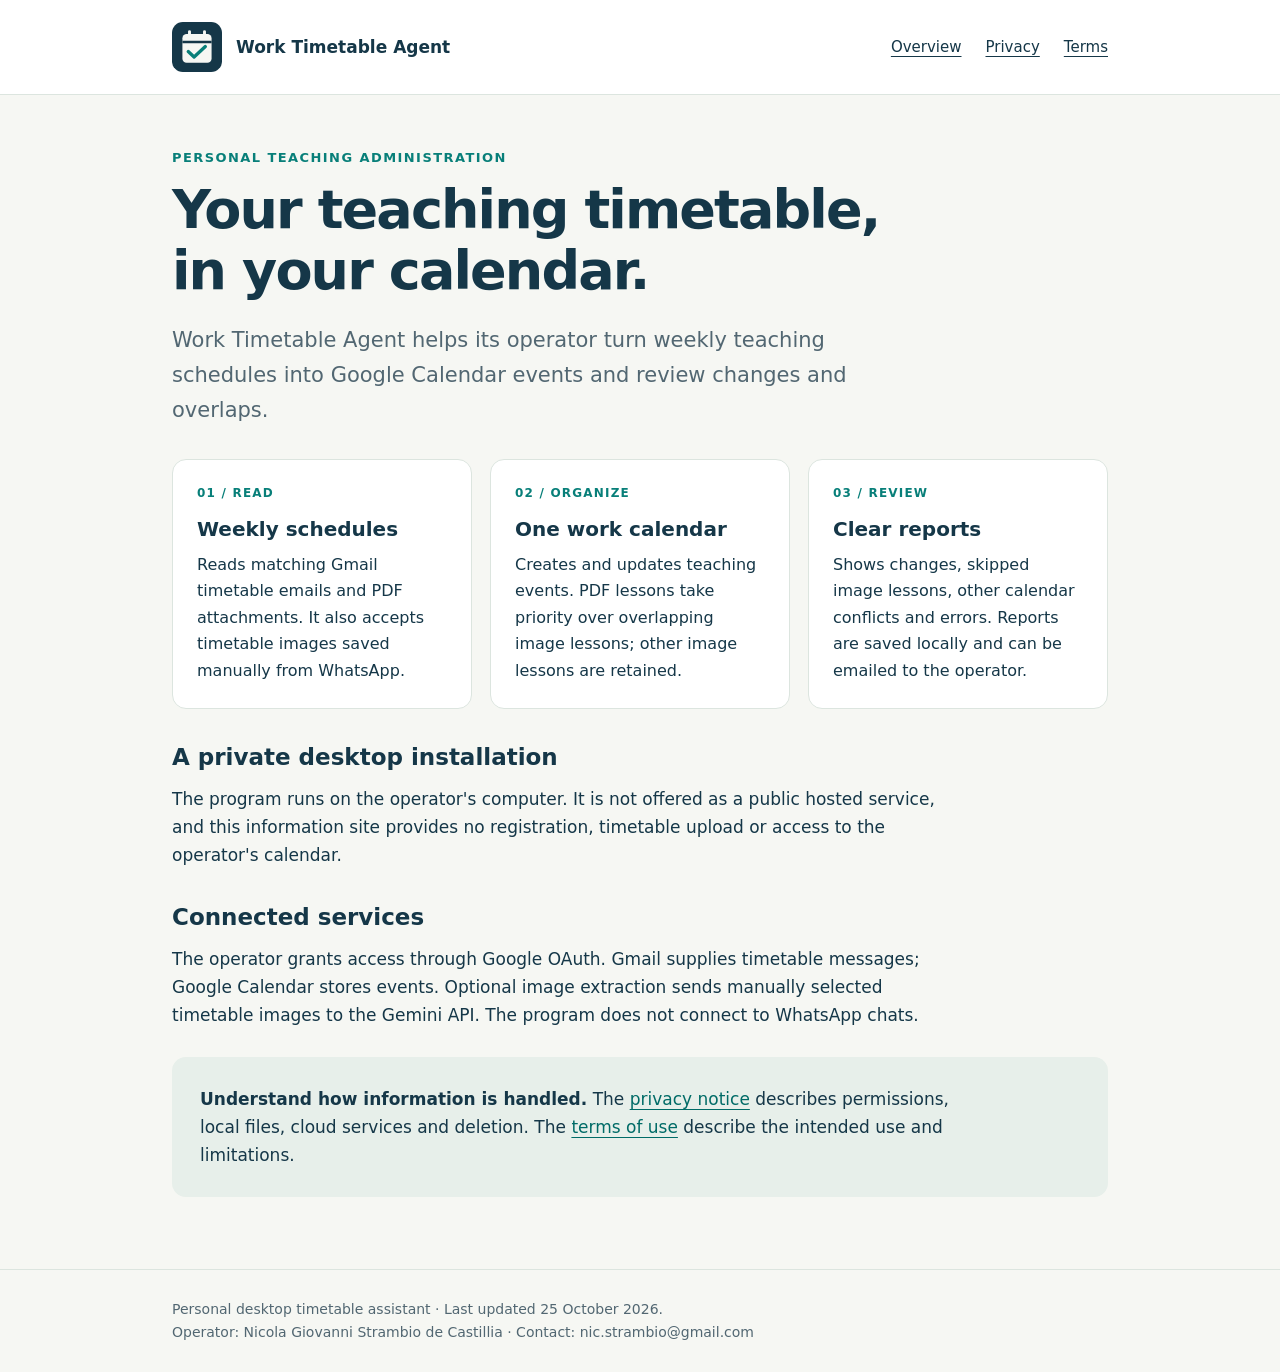
<file: index.html>
<!doctype html>
<html lang="en"><head><meta charset="utf-8"><meta name="viewport" content="width=device-width,initial-scale=1">
<title>Overview | Work Timetable Agent</title><link rel="icon" href="logo.svg" type="image/svg+xml"><link rel="stylesheet" href="styles.css"></head>
<body><header><div class="wrap"><a class="brand" href="index.html"><img src="logo.svg" alt="">Work Timetable Agent</a>
<nav aria-label="Main navigation"><a href="index.html">Overview</a><a href="privacy.html">Privacy</a><a href="terms.html">Terms</a></nav></div></header>
<main><div class="wrap"><div class="eyebrow">Personal teaching administration</div>
<h1>Your teaching timetable,<br>in your calendar.</h1>
<p class="lead">Work Timetable Agent helps its operator turn weekly teaching schedules into Google Calendar events and review changes and overlaps.</p>
<div class="cards"><article class="card"><div class="number">01 / READ</div><h2>Weekly schedules</h2><p>Reads matching Gmail timetable emails and PDF attachments. It also accepts timetable images saved manually from WhatsApp.</p></article>
<article class="card"><div class="number">02 / ORGANIZE</div><h2>One work calendar</h2><p>Creates and updates teaching events. PDF lessons take priority over overlapping image lessons; other image lessons are retained.</p></article>
<article class="card"><div class="number">03 / REVIEW</div><h2>Clear reports</h2><p>Shows changes, skipped image lessons, other calendar conflicts and errors. Reports are saved locally and can be emailed to the operator.</p></article></div>
<h2>A private desktop installation</h2><p>The program runs on the operator's computer. It is not offered as a public hosted service, and this information site provides no registration, timetable upload or access to the operator's calendar.</p>
<h2>Connected services</h2><p>The operator grants access through Google OAuth. Gmail supplies timetable messages; Google Calendar stores events. Optional image extraction sends manually selected timetable images to the Gemini API. The program does not connect to WhatsApp chats.</p>
<div class="detail"><p><strong>Understand how information is handled.</strong> The <a href="privacy.html">privacy notice</a> describes permissions, local files, cloud services and deletion. The <a href="terms.html">terms of use</a> describe the intended use and limitations.</p></div></div></main>
<footer><div class="wrap">Personal desktop timetable assistant · Last updated 25 October 2026.<br>
Operator: Nicola Giovanni Strambio de Castillia · Contact: nic.strambio@gmail.com</div></footer></body></html>
</file>
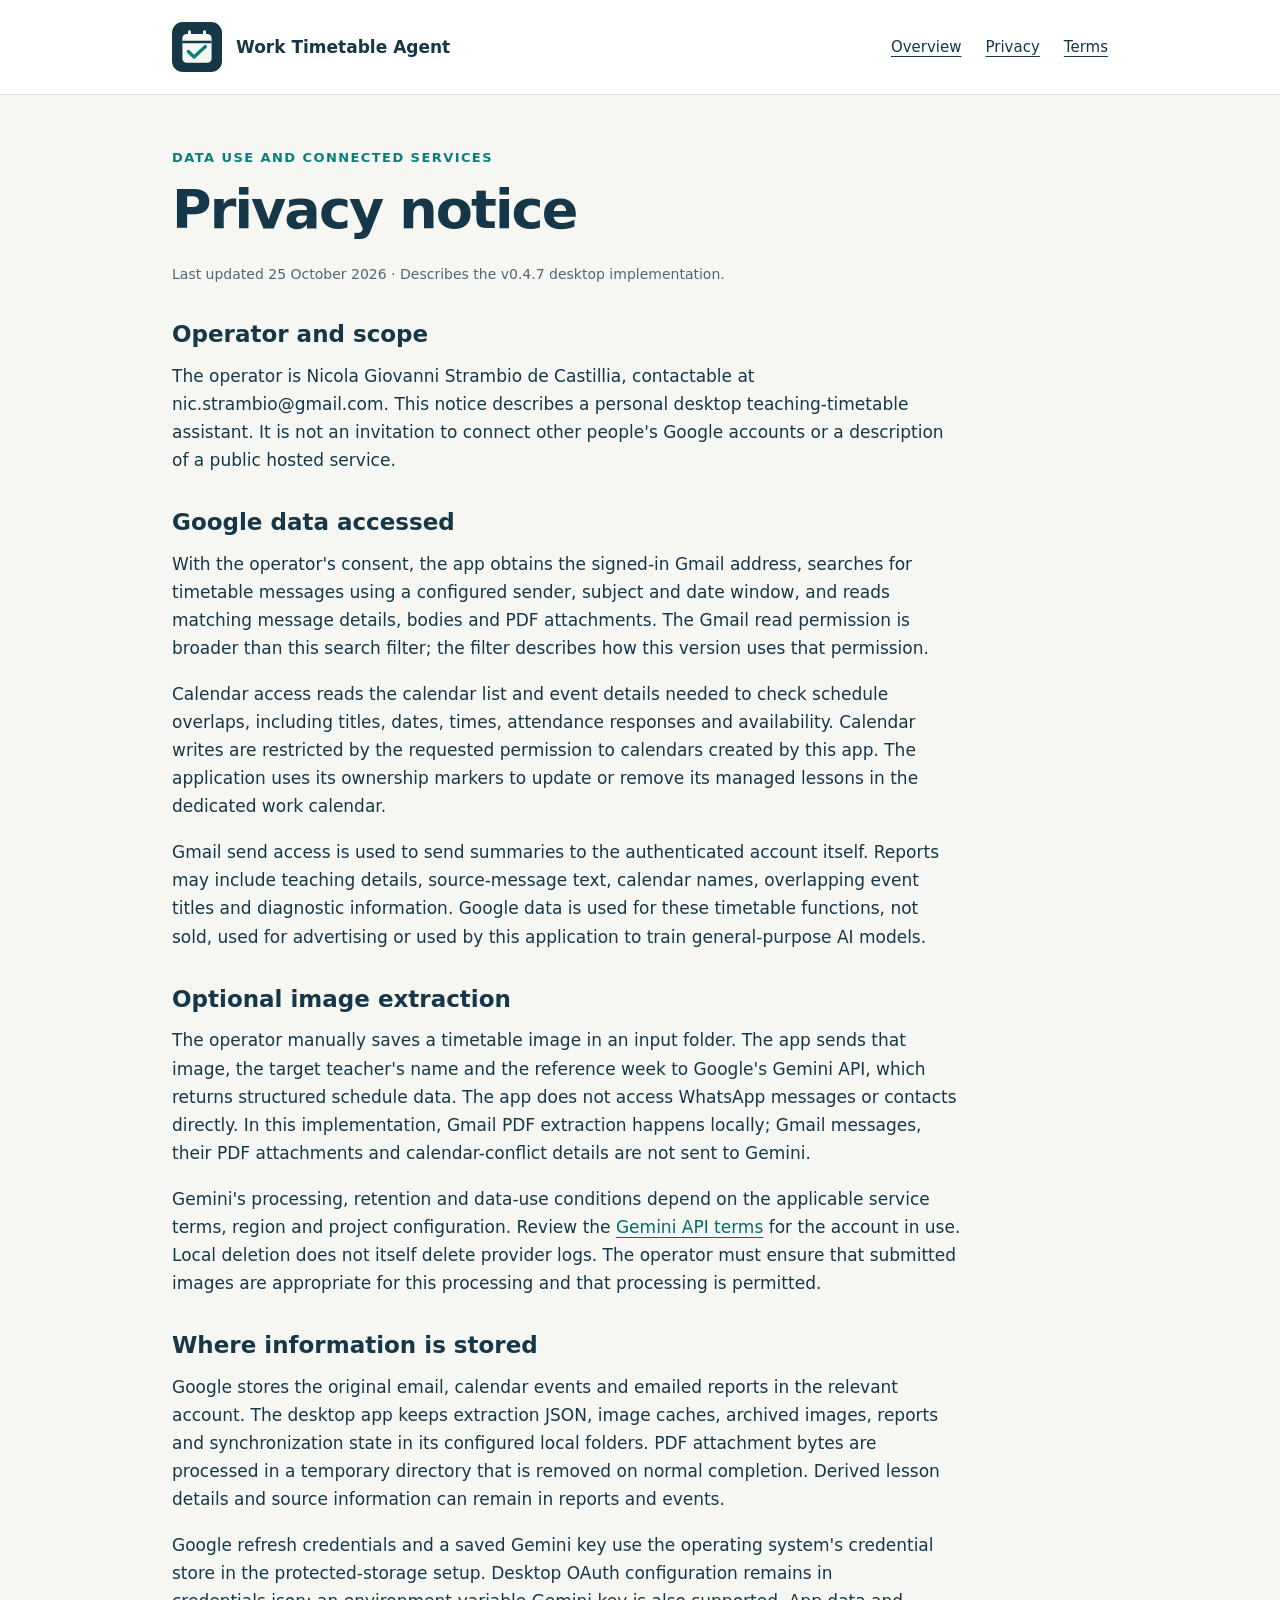
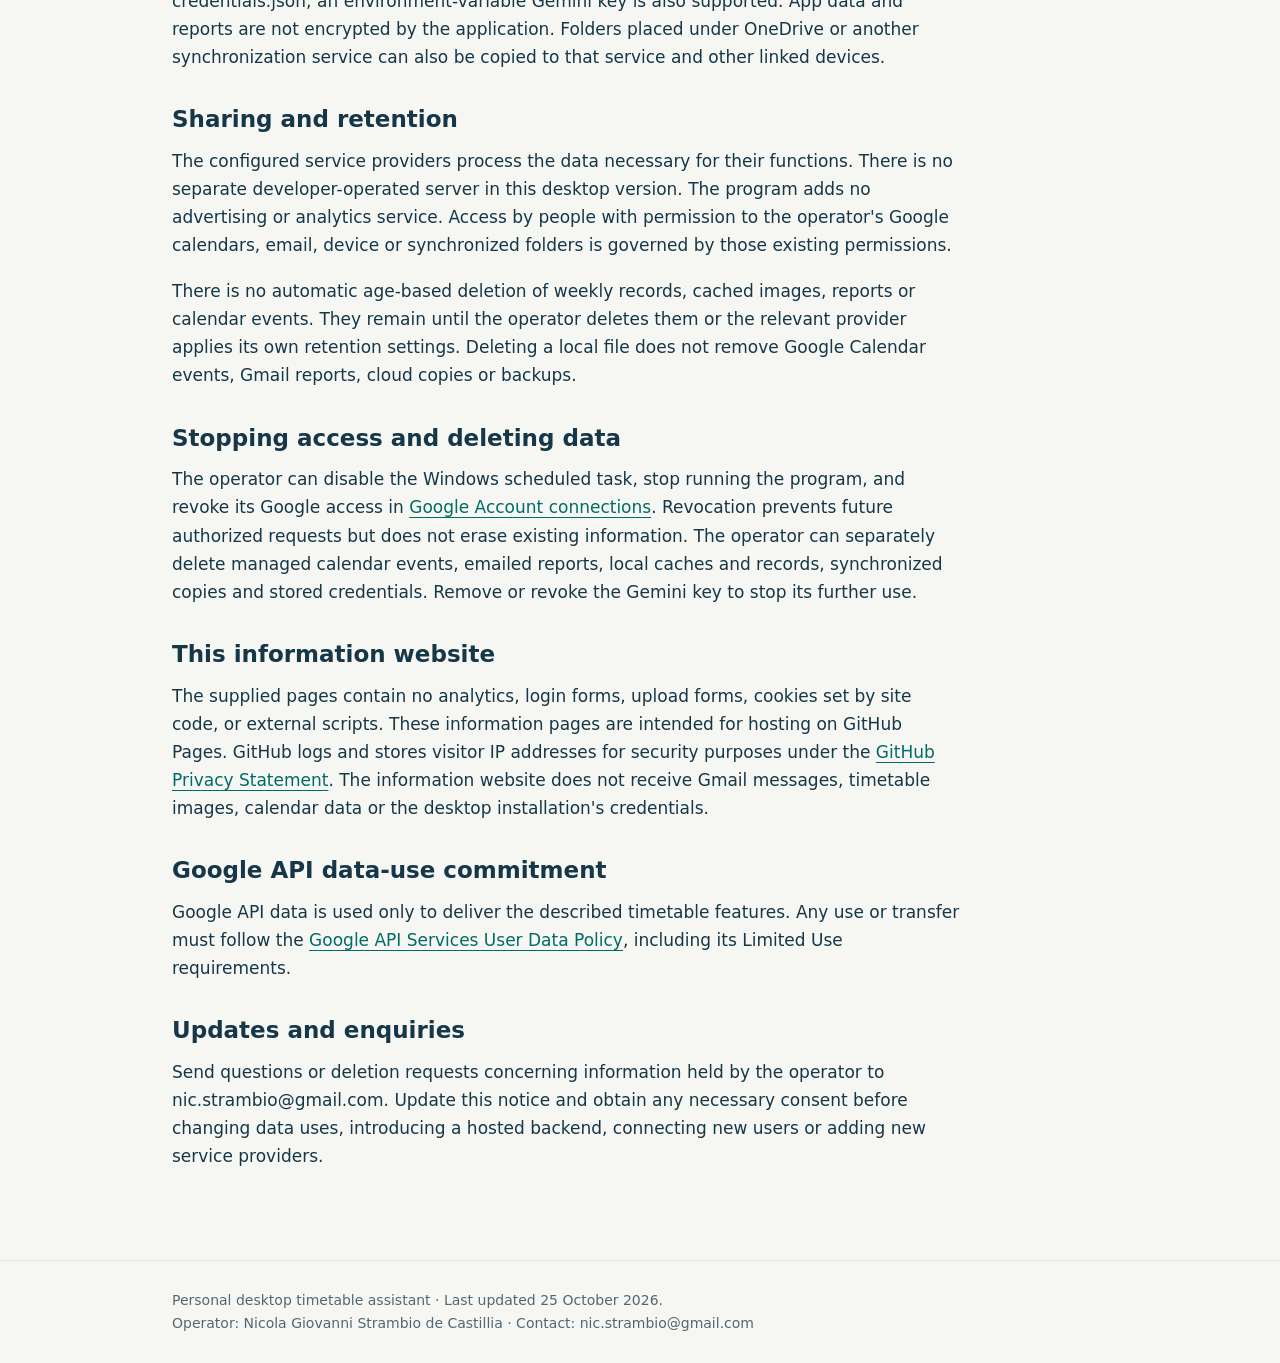
<file: privacy.html>
<!doctype html>
<html lang="en"><head><meta charset="utf-8"><meta name="viewport" content="width=device-width,initial-scale=1">
<title>Privacy notice | Work Timetable Agent</title><link rel="icon" href="logo.svg" type="image/svg+xml"><link rel="stylesheet" href="styles.css"></head>
<body><header><div class="wrap"><a class="brand" href="index.html"><img src="logo.svg" alt="">Work Timetable Agent</a>
<nav aria-label="Main navigation"><a href="index.html">Overview</a><a href="privacy.html">Privacy</a><a href="terms.html">Terms</a></nav></div></header>
<main><div class="wrap"><div class="eyebrow">Data use and connected services</div><h1>Privacy notice</h1>
<p class="meta">Last updated 25 October 2026 · Describes the v0.4.7 desktop implementation.</p>
<h2>Operator and scope</h2><p>The operator is Nicola Giovanni Strambio de Castillia, contactable at nic.strambio@gmail.com. This notice describes a personal desktop teaching-timetable assistant. It is not an invitation to connect other people's Google accounts or a description of a public hosted service.</p>
<h2>Google data accessed</h2><p>With the operator's consent, the app obtains the signed-in Gmail address, searches for timetable messages using a configured sender, subject and date window, and reads matching message details, bodies and PDF attachments. The Gmail read permission is broader than this search filter; the filter describes how this version uses that permission.</p>
<p>Calendar access reads the calendar list and event details needed to check schedule overlaps, including titles, dates, times, attendance responses and availability. Calendar writes are restricted by the requested permission to calendars created by this app. The application uses its ownership markers to update or remove its managed lessons in the dedicated work calendar.</p>
<p>Gmail send access is used to send summaries to the authenticated account itself. Reports may include teaching details, source-message text, calendar names, overlapping event titles and diagnostic information. Google data is used for these timetable functions, not sold, used for advertising or used by this application to train general-purpose AI models.</p>
<h2>Optional image extraction</h2><p>The operator manually saves a timetable image in an input folder. The app sends that image, the target teacher's name and the reference week to Google's Gemini API, which returns structured schedule data. The app does not access WhatsApp messages or contacts directly. In this implementation, Gmail PDF extraction happens locally; Gmail messages, their PDF attachments and calendar-conflict details are not sent to Gemini.</p>
<p>Gemini's processing, retention and data-use conditions depend on the applicable service terms, region and project configuration. Review the <a href="https://ai.google.dev/gemini-api/terms">Gemini API terms</a> for the account in use. Local deletion does not itself delete provider logs. The operator must ensure that submitted images are appropriate for this processing and that processing is permitted.</p>
<h2>Where information is stored</h2><p>Google stores the original email, calendar events and emailed reports in the relevant account. The desktop app keeps extraction JSON, image caches, archived images, reports and synchronization state in its configured local folders. PDF attachment bytes are processed in a temporary directory that is removed on normal completion. Derived lesson details and source information can remain in reports and events.</p>
<p>Google refresh credentials and a saved Gemini key use the operating system's credential store in the protected-storage setup. Desktop OAuth configuration remains in credentials.json; an environment-variable Gemini key is also supported. App data and reports are not encrypted by the application. Folders placed under OneDrive or another synchronization service can also be copied to that service and other linked devices.</p>
<h2>Sharing and retention</h2><p>The configured service providers process the data necessary for their functions. There is no separate developer-operated server in this desktop version. The program adds no advertising or analytics service. Access by people with permission to the operator's Google calendars, email, device or synchronized folders is governed by those existing permissions.</p>
<p>There is no automatic age-based deletion of weekly records, cached images, reports or calendar events. They remain until the operator deletes them or the relevant provider applies its own retention settings. Deleting a local file does not remove Google Calendar events, Gmail reports, cloud copies or backups.</p>
<h2>Stopping access and deleting data</h2><p>The operator can disable the Windows scheduled task, stop running the program, and revoke its Google access in <a href="https://myaccount.google.com/connections">Google Account connections</a>. Revocation prevents future authorized requests but does not erase existing information. The operator can separately delete managed calendar events, emailed reports, local caches and records, synchronized copies and stored credentials. Remove or revoke the Gemini key to stop its further use.</p>
<h2>This information website</h2><p>The supplied pages contain no analytics, login forms, upload forms, cookies set by site code, or external scripts. These information pages are intended for hosting on GitHub Pages. GitHub logs and stores visitor IP addresses for security purposes under the <a href="https://docs.github.com/en/site-policy/privacy-policies/github-general-privacy-statement">GitHub Privacy Statement</a>. The information website does not receive Gmail messages, timetable images, calendar data or the desktop installation's credentials.</p>
<h2>Google API data-use commitment</h2><p>Google API data is used only to deliver the described timetable features. Any use or transfer must follow the <a href="https://developers.google.com/terms/api-services-user-data-policy">Google API Services User Data Policy</a>, including its Limited Use requirements.</p>
<h2>Updates and enquiries</h2><p>Send questions or deletion requests concerning information held by the operator to nic.strambio@gmail.com. Update this notice and obtain any necessary consent before changing data uses, introducing a hosted backend, connecting new users or adding new service providers.</p></div></main>
<footer><div class="wrap">Personal desktop timetable assistant · Last updated 25 October 2026.<br>
Operator: Nicola Giovanni Strambio de Castillia · Contact: nic.strambio@gmail.com</div></footer></body></html>
</file>
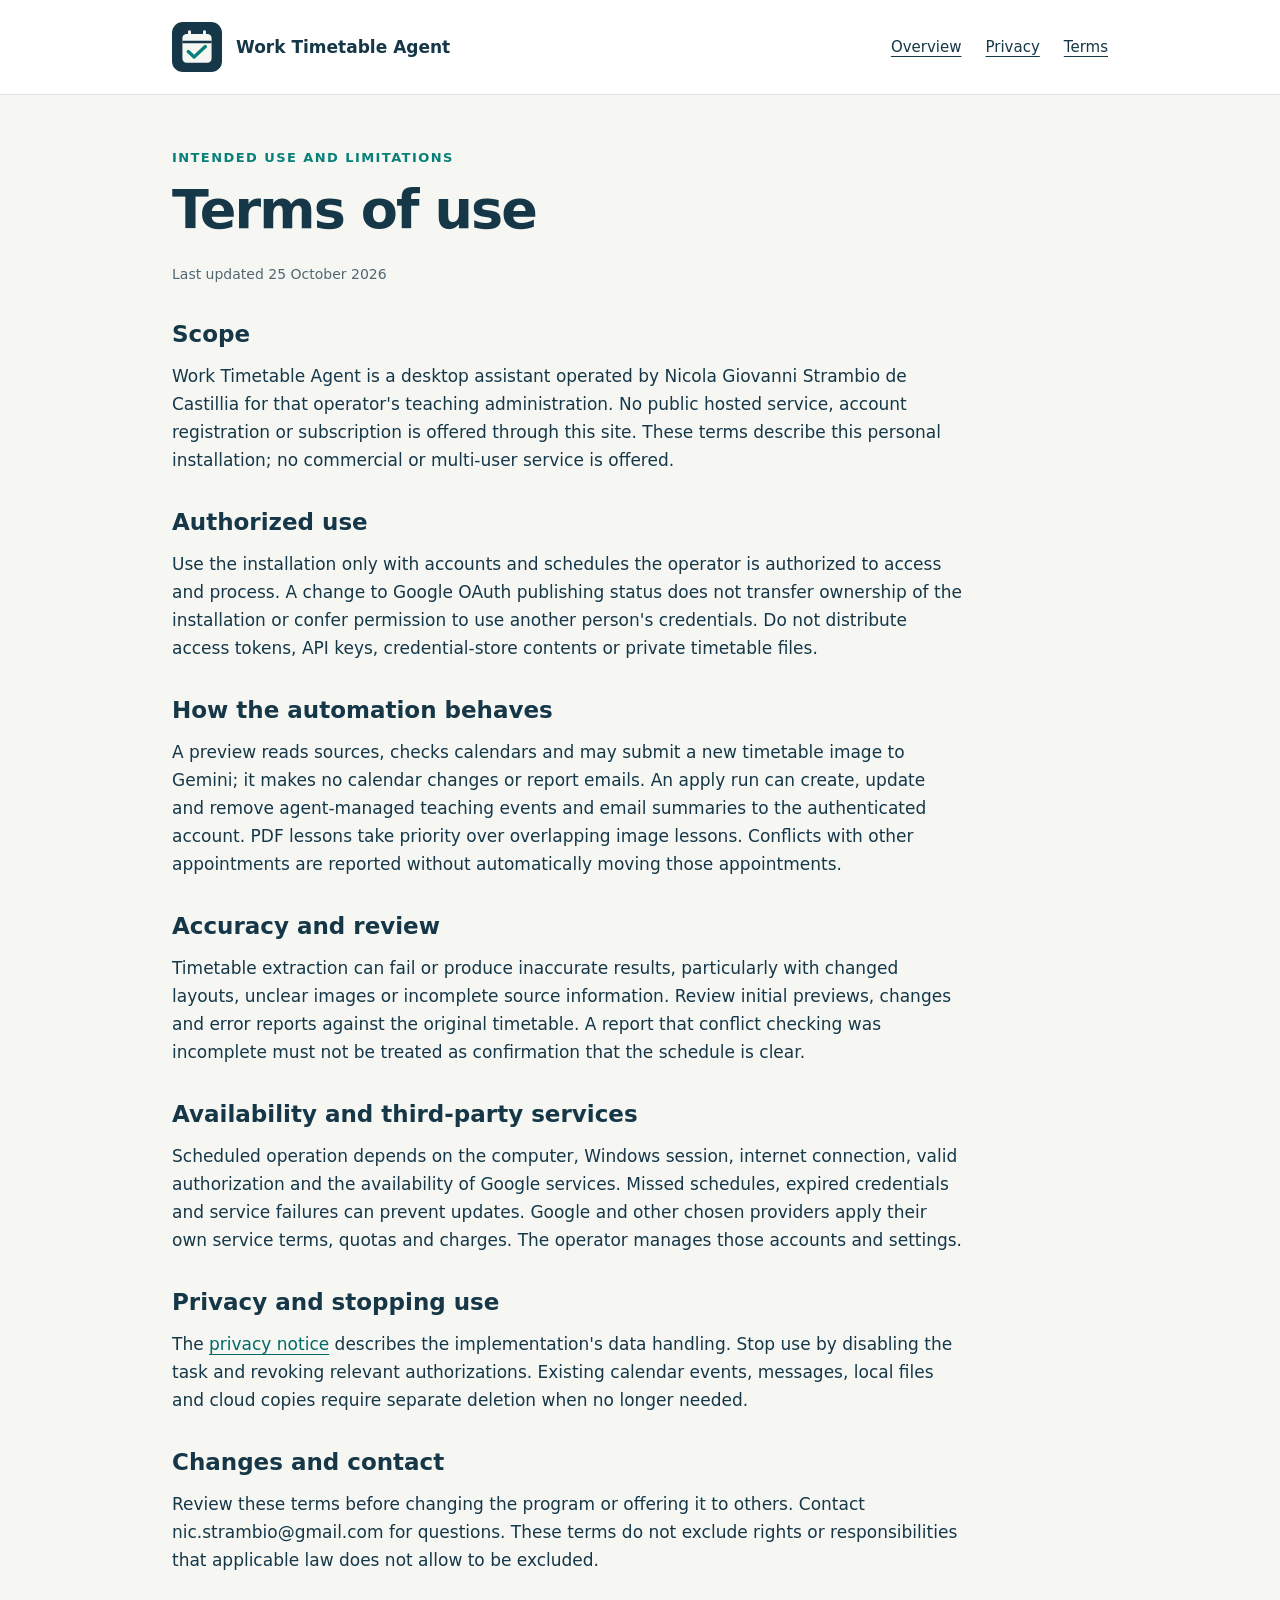
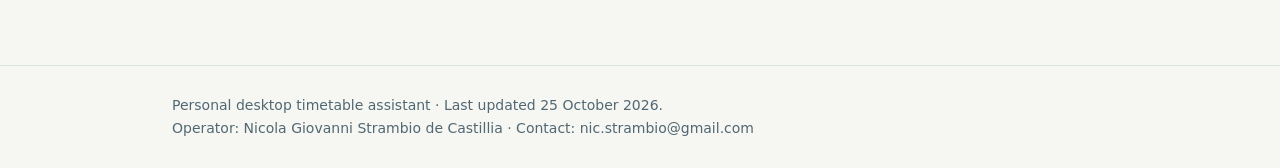
<file: terms.html>
<!doctype html>
<html lang="en"><head><meta charset="utf-8"><meta name="viewport" content="width=device-width,initial-scale=1">
<title>Terms of use | Work Timetable Agent</title><link rel="icon" href="logo.svg" type="image/svg+xml"><link rel="stylesheet" href="styles.css"></head>
<body><header><div class="wrap"><a class="brand" href="index.html"><img src="logo.svg" alt="">Work Timetable Agent</a>
<nav aria-label="Main navigation"><a href="index.html">Overview</a><a href="privacy.html">Privacy</a><a href="terms.html">Terms</a></nav></div></header>
<main><div class="wrap"><div class="eyebrow">Intended use and limitations</div><h1>Terms of use</h1>
<p class="meta">Last updated 25 October 2026</p>
<h2>Scope</h2><p>Work Timetable Agent is a desktop assistant operated by Nicola Giovanni Strambio de Castillia for that operator's teaching administration. No public hosted service, account registration or subscription is offered through this site. These terms describe this personal installation; no commercial or multi-user service is offered.</p>
<h2>Authorized use</h2><p>Use the installation only with accounts and schedules the operator is authorized to access and process. A change to Google OAuth publishing status does not transfer ownership of the installation or confer permission to use another person's credentials. Do not distribute access tokens, API keys, credential-store contents or private timetable files.</p>
<h2>How the automation behaves</h2><p>A preview reads sources, checks calendars and may submit a new timetable image to Gemini; it makes no calendar changes or report emails. An apply run can create, update and remove agent-managed teaching events and email summaries to the authenticated account. PDF lessons take priority over overlapping image lessons. Conflicts with other appointments are reported without automatically moving those appointments.</p>
<h2>Accuracy and review</h2><p>Timetable extraction can fail or produce inaccurate results, particularly with changed layouts, unclear images or incomplete source information. Review initial previews, changes and error reports against the original timetable. A report that conflict checking was incomplete must not be treated as confirmation that the schedule is clear.</p>
<h2>Availability and third-party services</h2><p>Scheduled operation depends on the computer, Windows session, internet connection, valid authorization and the availability of Google services. Missed schedules, expired credentials and service failures can prevent updates. Google and other chosen providers apply their own service terms, quotas and charges. The operator manages those accounts and settings.</p>
<h2>Privacy and stopping use</h2><p>The <a href="privacy.html">privacy notice</a> describes the implementation's data handling. Stop use by disabling the task and revoking relevant authorizations. Existing calendar events, messages, local files and cloud copies require separate deletion when no longer needed.</p>
<h2>Changes and contact</h2><p>Review these terms before changing the program or offering it to others. Contact nic.strambio@gmail.com for questions. These terms do not exclude rights or responsibilities that applicable law does not allow to be excluded.</p></div></main>
<footer><div class="wrap">Personal desktop timetable assistant · Last updated 25 October 2026.<br>
Operator: Nicola Giovanni Strambio de Castillia · Contact: nic.strambio@gmail.com</div></footer></body></html>
</file>
<file: styles.css>
:root{--ink:#153748;--muted:#526772;--teal:#087f79;--paper:#f6f7f3;--line:#dce5df}
*{box-sizing:border-box}body{margin:0;background:var(--paper);color:var(--ink);font:17px/1.65 system-ui,-apple-system,Segoe UI,sans-serif}
a{color:#006b67;text-underline-offset:4px}a:focus-visible{outline:3px solid #d29220;outline-offset:4px}
.wrap{max-width:1000px;margin:auto;padding:0 32px}header{border-bottom:1px solid var(--line);background:white}
header .wrap{min-height:94px;display:flex;align-items:center;justify-content:space-between;gap:24px}.brand{display:flex;align-items:center;gap:14px;color:var(--ink);text-decoration:none;font-weight:700}
.brand img{width:50px;height:50px}nav{display:flex;gap:24px;flex-wrap:wrap;font-size:15px}nav a{color:var(--ink)}main{padding:52px 0 72px}.eyebrow{font-size:13px;letter-spacing:.11em;text-transform:uppercase;color:var(--teal);font-weight:700}
h1{font-size:clamp(34px,5vw,54px);letter-spacing:-.035em;line-height:1.12;margin:12px 0 22px;max-width:800px}h2{font-size:23px;line-height:1.3;margin:34px 0 12px}p{max-width:790px;margin:0 0 18px}.lead{font-size:21px;color:var(--muted);max-width:750px}
.notice{padding:15px 20px;background:#fff4d6;border-left:4px solid #bb8718;font-size:15px;margin:0 0 30px}.cards{display:grid;grid-template-columns:repeat(3,1fr);gap:18px;margin:32px 0}.card{background:#fff;border:1px solid var(--line);border-radius:14px;padding:24px}.card h2{margin:0 0 10px;font-size:20px}.card p{font-size:16px;margin:0}.number{font-size:12px;font-weight:700;color:var(--teal);letter-spacing:.1em;margin-bottom:12px}
.detail{background:#e7efea;border-radius:14px;padding:28px;margin-top:28px}.detail p:last-child{margin:0}footer{border-top:1px solid var(--line);padding:28px 0;color:var(--muted);font-size:14px}.meta{color:var(--muted);font-size:14px;margin-bottom:24px}li{margin:0 0 10px}code{font-size:.9em;overflow-wrap:anywhere}
@media(max-width:650px){.wrap{padding:0 20px}header .wrap{align-items:flex-start;flex-direction:column;padding-top:20px;padding-bottom:20px;gap:14px}.cards{grid-template-columns:1fr}main{padding-top:32px}nav{gap:20px}.brand{font-size:17px}}
</file>
